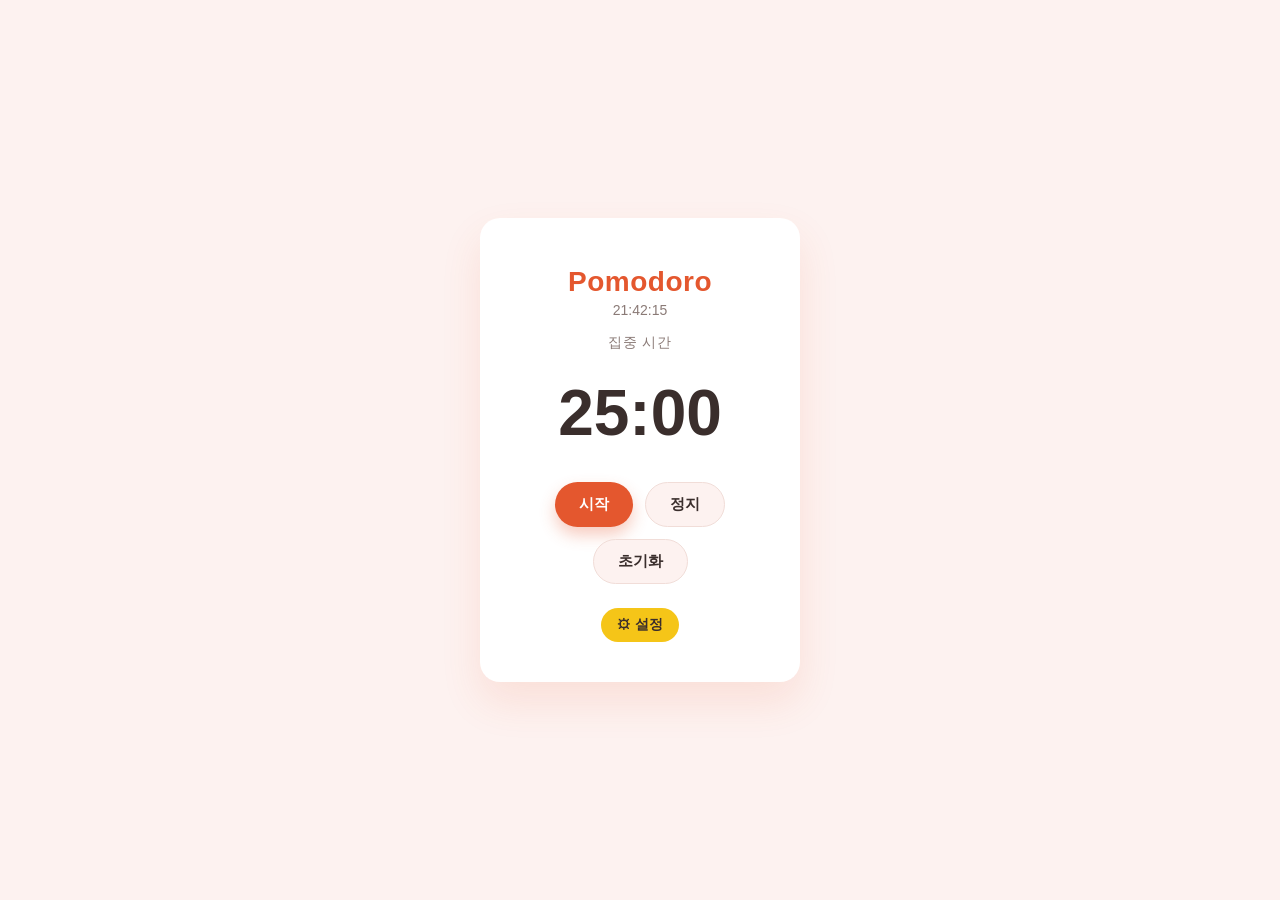
<file: index.html>
<!DOCTYPE html>
<html lang="ko">
<head>
  <meta charset="UTF-8" />
  <meta name="viewport" content="width=device-width, initial-scale=1.0" />
  <title>Pomodoro</title>
  <link rel="stylesheet" href="index.css" />
</head>
<body>
  <main class="timer-card">
    <h1>Pomodoro</h1>

    <div id="current-time" class="current-time"></div>

    <p class="mode-label">집중 시간</p>

    <div id="time-display" class="time-display">25:00</div>

    <div class="controls">
      <button type="button" class="btn btn-primary" onclick="startTimer()">시작</button>
      <button type="button" class="btn btn-secondary">정지</button>
      <button type="button" class="btn btn-secondary" onclick="resetTimer()">초기화</button>
    </div>

    <button type="button" class="settings-btn" onclick="location.href='setting.html'">⚙ 설정</button>
  </main>

  <script src="index.js"></script>
</body>
</html>
</file>
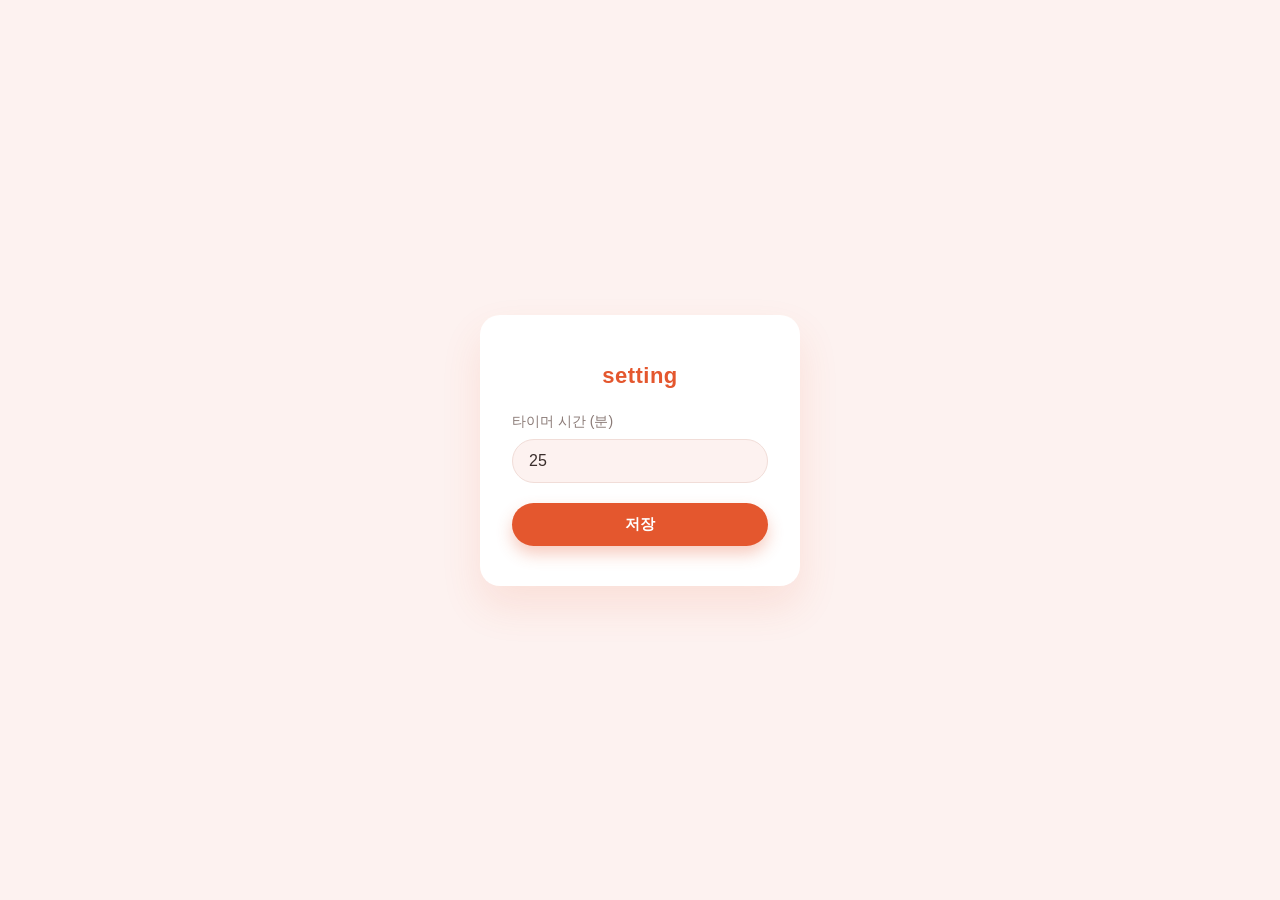
<file: setting.html>
<!DOCTYPE html>
<html lang="ko">
<head>
  <meta charset="UTF-8" />
  <meta name="viewport" content="width=device-width, initial-scale=1.0" />
  <title>Setting</title>
  <link rel="stylesheet" href="setting.css" />
</head>
<body>
  <main class="setting-card">
    <h3>setting</h3>

    <label for="timer-input">타이머 시간 (분)</label>
    <input type="number" id="timer-input" min="1" max="60" oninput="handleInput()" />

    <button type="button" id="save-btn" class="save-btn" onclick="saveSettings()">저장</button>
  </main>

  <script src="setting.js"></script>
</body>
</html>
</file>
<file: index.css>
:root {
  --color-bg: #fdf2f0;
  --color-primary: #e4572e;
  --color-primary-dark: #c94317;
  --color-text: #3a2e2c;
  --color-muted: #8a7a76;
  --color-card-bg: #ffffff;
  --color-border: #f1ddd8;
  --radius: 20px;
}

* {
  box-sizing: border-box;
}

body {
  margin: 0;
  min-height: 100vh;
  display: flex;
  align-items: center;
  justify-content: center;
  background-color: var(--color-bg);
  font-family: "Segoe UI", "Pretendard", -apple-system, sans-serif;
  color: var(--color-text);
}

.timer-card {
  width: 320px;
  padding: 48px 32px 40px;
  background-color: var(--color-card-bg);
  border-radius: var(--radius);
  box-shadow: 0 20px 40px rgba(228, 87, 46, 0.12);
  text-align: center;
}

.settings-btn {
  display: block;
  margin: 24px auto 0;
  border: none;
  border-radius: 999px;
  padding: 8px 16px;
  background-color: #f5c518;
  color: var(--color-text);
  font-size: 14px;
  font-weight: 700;
  cursor: pointer;
  transition: background-color 0.2s ease;
}

.settings-btn:hover {
  background-color: #e0b310;
}

h1 {
  margin: 0 0 4px;
  font-size: 28px;
  font-weight: 700;
  letter-spacing: 0.5px;
  color: var(--color-primary);
}

.current-time {
  margin: 0 0 16px;
  font-size: 14px;
  font-variant-numeric: tabular-nums;
  color: var(--color-muted);
}

.mode-label {
  margin: 0 0 24px;
  font-size: 14px;
  color: var(--color-muted);
  text-transform: uppercase;
  letter-spacing: 1px;
}

.time-display {
  font-size: 64px;
  font-weight: 700;
  font-variant-numeric: tabular-nums;
  margin-bottom: 32px;
  color: var(--color-text);
}

.controls {
  display: flex;
  gap: 12px;
  justify-content: center;
  flex-wrap: wrap;
}

.btn {
  border: none;
  border-radius: 999px;
  padding: 12px 24px;
  font-size: 15px;
  font-weight: 600;
  cursor: pointer;
  transition: transform 0.15s ease, box-shadow 0.15s ease, background-color 0.15s ease;
}

.btn:hover {
  transform: translateY(-2px);
}

.btn:active {
  transform: translateY(0);
}

.btn-primary {
  background-color: var(--color-primary);
  color: #ffffff;
  box-shadow: 0 8px 16px rgba(228, 87, 46, 0.3);
}

.btn-primary:hover {
  background-color: var(--color-primary-dark);
}

.btn-secondary {
  background-color: var(--color-bg);
  color: var(--color-text);
  border: 1px solid var(--color-border);
}

.btn-secondary:hover {
  background-color: var(--color-border);
}
</file>
<file: setting.css>
:root {
  --color-bg: #fdf2f0;
  --color-primary: #e4572e;
  --color-primary-dark: #c94317;
  --color-text: #3a2e2c;
  --color-muted: #8a7a76;
  --color-card-bg: #ffffff;
  --color-border: #f1ddd8;
  --radius: 20px;
}

* {
  box-sizing: border-box;
}

body {
  margin: 0;
  min-height: 100vh;
  display: flex;
  align-items: center;
  justify-content: center;
  background-color: var(--color-bg);
  font-family: "Segoe UI", "Pretendard", -apple-system, sans-serif;
  color: var(--color-text);
}

.setting-card {
  width: 320px;
  padding: 48px 32px 40px;
  background-color: var(--color-card-bg);
  border-radius: var(--radius);
  box-shadow: 0 20px 40px rgba(228, 87, 46, 0.12);
  text-align: center;
}

h3 {
  margin: 0 0 24px;
  font-size: 22px;
  font-weight: 700;
  letter-spacing: 0.5px;
  color: var(--color-primary);
}

label {
  display: block;
  margin-bottom: 8px;
  font-size: 14px;
  color: var(--color-muted);
  text-align: left;
}

#timer-input {
  width: 100%;
  padding: 12px 16px;
  font-size: 16px;
  font-variant-numeric: tabular-nums;
  color: var(--color-text);
  background-color: var(--color-bg);
  border: 1px solid var(--color-border);
  border-radius: 999px;
  outline: none;
  transition: border-color 0.2s ease, box-shadow 0.2s ease;
}

#timer-input:focus {
  border-color: var(--color-primary);
  box-shadow: 0 0 0 3px rgba(228, 87, 46, 0.15);
}

.save-btn {
  display: block;
  width: 100%;
  margin-top: 20px;
  border: none;
  border-radius: 999px;
  padding: 12px 24px;
  font-size: 15px;
  font-weight: 600;
  color: #ffffff;
  background-color: var(--color-primary);
  box-shadow: 0 8px 16px rgba(228, 87, 46, 0.3);
  cursor: pointer;
  transition: background-color 0.15s ease, transform 0.15s ease, opacity 0.15s ease;
}

.save-btn:hover {
  background-color: var(--color-primary-dark);
  transform: translateY(-2px);
}

.save-btn:disabled {
  background-color: var(--color-border);
  color: var(--color-muted);
  box-shadow: none;
  cursor: not-allowed;
  transform: none;
}
</file>
